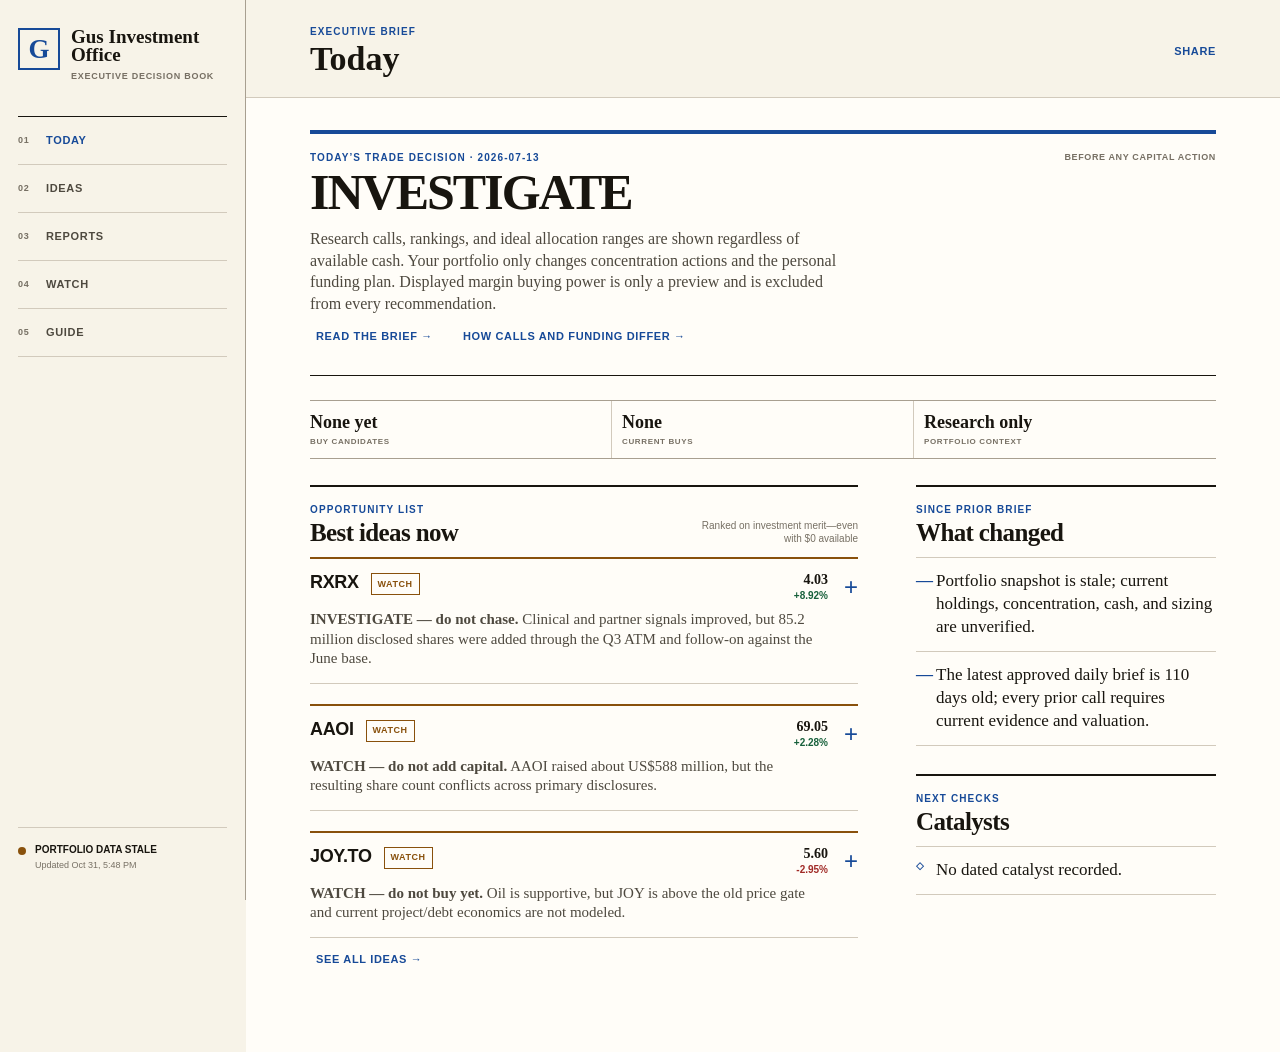
<file: index.html>
<!doctype html>
<html lang="en">
<head>
  <meta charset="utf-8" />
  <meta name="viewport" content="width=device-width, initial-scale=1, viewport-fit=cover" />
  <meta http-equiv="Content-Security-Policy" content="default-src 'self'; script-src 'self'; style-src 'self'; img-src 'self' data:; connect-src 'self'; font-src 'self'; object-src 'none'; base-uri 'none'; form-action 'none'" />
  <meta name="theme-color" content="#f7f3e8" />
  <meta name="description" content="Gus Investment Office — executive decisions, catalysts, and investment reports." />
  <meta name="mobile-web-app-capable" content="yes" />
  <meta name="apple-mobile-web-app-capable" content="yes" />
  <meta name="apple-mobile-web-app-status-bar-style" content="default" />
  <meta name="apple-mobile-web-app-title" content="Gus Office" />
  <link rel="manifest" href="manifest.webmanifest" />
  <link rel="apple-touch-icon" href="icons/apple-touch-icon.png" />
  <link rel="icon" href="icons/icon-192.png" />
  <link rel="stylesheet" href="styles.css" />
  <title>Gus Investment Office</title>
  <script src="vendor/marked-12.0.2.min.js"></script>
  <script src="vendor/dompurify-3.1.7.min.js"></script>
</head>
<body>
  <a class="skip-link" href="#mainContent">Skip to content</a>
  <div class="app-shell">
    <aside class="desktop-rail" aria-label="Investment Office navigation">
      <div class="identity">
        <div class="monogram" aria-hidden="true">G</div>
        <div><strong>Gus Investment Office</strong><span>Executive decision book</span></div>
      </div>
      <nav class="primary-nav" aria-label="Primary sections">
        <button type="button" data-view="today" class="active"><span>01</span>Today</button>
        <button type="button" data-view="decisions"><span>02</span>Ideas</button>
        <button type="button" data-view="reports"><span>03</span>Reports</button>
        <button type="button" data-view="watch"><span>04</span>Watch</button>
        <button type="button" data-view="guide"><span>05</span>Guide</button>
      </nav>
      <div class="rail-status">
        <span id="railGate" class="status-dot"></span>
        <div><strong id="railGateLabel">Checking portfolio</strong><small id="railUpdated"></small></div>
      </div>
    </aside>

    <div class="app-column">
      <header class="app-header">
        <div class="mobile-identity"><span class="mini-monogram">G</span><div><strong>Investment Office</strong><small id="mobileUpdated">Loading edition…</small></div></div>
        <div class="view-heading"><p id="viewEyebrow">Executive brief</p><h1 id="viewTitle">Today</h1></div>
        <button type="button" id="shareApp" class="share-button" aria-label="Share this edition">Share</button>
      </header>

      <main id="mainContent" tabindex="-1">
        <section id="today" class="view active" aria-label="Today's executive brief"></section>
        <section id="decisions" class="view" aria-label="Current investment decisions"></section>
        <section id="reports" class="view" aria-label="Investment reports"></section>
        <section id="watch" class="view" aria-label="Catalysts and watchlist"></section>
        <section id="guide" class="view" aria-label="Investment glossary and app guide"></section>
      </main>
    </div>

    <nav class="bottom-nav" aria-label="Mobile navigation">
      <button type="button" data-view="today" class="active"><span class="nav-glyph" aria-hidden="true">●</span><span>Today</span></button>
      <button type="button" data-view="decisions"><span class="nav-glyph" aria-hidden="true">◎</span><span>Ideas</span></button>
      <button type="button" data-view="reports"><span class="nav-glyph" aria-hidden="true">≡</span><span>Reports</span></button>
      <button type="button" data-view="watch"><span class="nav-glyph" aria-hidden="true">◇</span><span>Watch</span></button>
      <button type="button" data-view="guide"><span class="nav-glyph" aria-hidden="true">?</span><span>Guide</span></button>
    </nav>
  </div>
  <script src="app.js"></script>
</body>
</html>
</file>
<file: styles.css>
:root {
  --paper: #f7f3e8;
  --paper-2: #fffdf8;
  --paper-3: #ece6d8;
  --ink: #18150f;
  --ink-2: #4e493f;
  --muted: #777064;
  --line: #d2cabc;
  --line-strong: #a89f90;
  --blue: #174a98;
  --blue-wash: #e8eef8;
  --green: #17603b;
  --green-wash: #e7f1ea;
  --red: #a12b27;
  --red-wash: #f6e8e5;
  --amber: #89510c;
  --amber-wash: #f5eddd;
  --serif: "Times New Roman", Times, Georgia, serif;
  --ui: Arial, Helvetica, sans-serif;
  --safe-bottom: env(safe-area-inset-bottom, 0px);
  --safe-top: env(safe-area-inset-top, 0px);
}

* { box-sizing: border-box; }
html { min-height: 100%; background: var(--paper); color-scheme: light; scroll-behavior: smooth; }
body {
  margin: 0;
  min-height: 100svh;
  background: var(--paper-2);
  color: var(--ink);
  font-family: var(--serif);
  font-size: 17px;
  line-height: 1.45;
  -webkit-font-smoothing: antialiased;
  text-rendering: optimizeLegibility;
  padding-bottom: calc(62px + var(--safe-bottom));
}
button, input { font: inherit; }
button { color: inherit; }
a { color: var(--blue); text-decoration-thickness: 1px; text-underline-offset: .18em; overflow-wrap: anywhere; }
a:hover { color: #0e3472; }
::selection { background: #cbd8ee; }

.skip-link { position: fixed; z-index: 200; top: 8px; left: 8px; transform: translateY(-150%); padding: 8px 12px; background: var(--ink); color: white; font: 700 12px var(--ui); }
.skip-link:focus { transform: none; }

.desktop-rail { display: none; }
.app-column { min-width: 0; }
.app-header {
  position: sticky;
  z-index: 40;
  top: 0;
  display: grid;
  grid-template-columns: 1fr auto;
  align-items: center;
  min-height: calc(58px + var(--safe-top));
  padding: var(--safe-top) 15px 0;
  border-bottom: 1px solid var(--line);
  background: rgba(247, 243, 232, .97);
}
.mobile-identity { display: flex; align-items: center; gap: 9px; min-width: 0; }
.mini-monogram { display: grid; place-items: center; width: 30px; height: 30px; border: 1.5px solid var(--blue); color: var(--blue); font-size: 19px; font-weight: 700; line-height: 1; }
.mobile-identity div { min-width: 0; }
.mobile-identity strong { display: block; font-size: 17px; line-height: 1; }
.mobile-identity small { display: block; margin-top: 4px; color: var(--muted); font: 9px/1 var(--ui); letter-spacing: .04em; text-transform: uppercase; white-space: nowrap; overflow: hidden; text-overflow: ellipsis; }
.view-heading { display: none; }
.share-button, .link-button, .back-button {
  min-height: 44px;
  border: 0;
  background: transparent;
  color: var(--blue);
  cursor: pointer;
  font: 700 11px/1 var(--ui);
  letter-spacing: .06em;
  text-transform: uppercase;
}
.share-button { padding: 0 0 0 12px; }
.share-button:focus-visible, .link-button:focus-visible, .back-button:focus-visible, input:focus-visible, summary:focus-visible, .bottom-nav button:focus-visible, .primary-nav button:focus-visible, .filter-chip:focus-visible, .report-row:focus-visible { outline: 2px solid var(--blue); outline-offset: 2px; }

#mainContent { min-width: 0; padding: 18px 15px 30px; }
.view { display: none; max-width: 1160px; margin: 0 auto; }
.view.active { display: block; animation: enter .16s ease both; }
@keyframes enter { from { opacity: 0; transform: translateY(3px); } to { opacity: 1; transform: none; } }

.page-intro { margin-bottom: 22px; }
.eyebrow, .section-label, .field-label {
  display: block;
  margin: 0 0 5px;
  color: var(--blue);
  font: 700 10px/1.15 var(--ui);
  letter-spacing: .11em;
  text-transform: uppercase;
}
.page-intro h2 { margin: 0; font-size: clamp(34px, 10vw, 54px); line-height: .96; letter-spacing: -.04em; }
.page-intro p { max-width: 58ch; margin: 8px 0 0; color: var(--ink-2); font-style: italic; line-height: 1.3; }

.decision-banner {
  margin-bottom: 24px;
  padding: 18px 0 17px;
  border-top: 4px solid var(--blue);
  border-bottom: 1px solid var(--ink);
}
.decision-banner.none { border-top-color: var(--blue); }
.decision-banner.buy, .decision-banner.add { border-top-color: var(--green); }
.decision-banner.avoid, .decision-banner.reduce, .decision-banner.exit { border-top-color: var(--red); }
.decision-banner .banner-top { display: flex; justify-content: space-between; align-items: flex-start; gap: 18px; }
.decision-banner h2 { max-width: 14ch; margin: 0; font-size: clamp(32px, 9vw, 50px); line-height: .95; letter-spacing: -.04em; text-wrap: balance; }
.decision-banner .urgency { color: var(--muted); font: 700 9px/1.2 var(--ui); letter-spacing: .07em; text-align: right; text-transform: uppercase; }
.decision-banner .banner-note { max-width: 68ch; margin: 12px 0 0; color: var(--ink-2); font-size: 16px; line-height: 1.35; }

.status-strip { display: grid; grid-template-columns: repeat(3, 1fr); margin-bottom: 26px; border-top: 1px solid var(--line-strong); border-bottom: 1px solid var(--line-strong); }
.status-cell { min-width: 0; padding: 12px 8px 11px 0; border-right: 1px solid var(--line); }
.status-cell + .status-cell { padding-left: 10px; }
.status-cell:last-child { border-right: 0; }
.status-value { display: block; font-size: clamp(24px, 7vw, 34px); font-weight: 700; line-height: .9; font-variant-numeric: tabular-nums; }
.status-value.text { font-size: 18px; line-height: 1; }
.status-label { display: block; margin-top: 6px; color: var(--muted); font: 700 8px/1.15 var(--ui); letter-spacing: .08em; text-transform: uppercase; }

.section { margin-top: 28px; padding-top: 17px; border-top: 2px solid var(--ink); }
.section:first-child { margin-top: 0; }
.section-head { display: flex; justify-content: space-between; align-items: flex-end; gap: 16px; margin-bottom: 12px; }
.section-head h3 { margin: 0; font-size: 25px; line-height: 1; letter-spacing: -.025em; }
.section-head p { max-width: 30ch; margin: 0; color: var(--muted); font: 10px/1.3 var(--ui); text-align: right; }

.change-list, .catalyst-list, .source-list { margin: 0; padding: 0; list-style: none; border-top: 1px solid var(--line); }
.change-list li, .catalyst-list li { position: relative; padding: 12px 0 12px 20px; border-bottom: 1px solid var(--line); line-height: 1.35; }
.change-list li::before { content: "—"; position: absolute; left: 0; color: var(--blue); font-weight: 700; }
.catalyst-list li::before { content: "◇"; position: absolute; left: 0; top: 13px; color: var(--blue); font: 700 10px var(--ui); }

.portfolio-callout { margin-top: 26px; padding: 15px 0; border-top: 2px solid var(--amber); border-bottom: 1px solid var(--line); }
.portfolio-callout.pass { border-top-color: var(--green); }
.portfolio-callout h3 { margin: 0 0 6px; font-size: 21px; }
.portfolio-callout p { margin: 0; color: var(--ink-2); line-height: 1.4; }
.missing-list { display: flex; flex-wrap: wrap; gap: 5px; margin-top: 10px; }
.missing-list span, .tag, .category-pill { display: inline-flex; align-items: center; min-height: 24px; padding: 4px 7px; border: 1px solid var(--line); color: var(--muted); font: 700 9px/1 var(--ui); letter-spacing: .045em; text-transform: uppercase; }

.portfolio-action-list { display: grid; gap: 14px; }
.portfolio-action { padding: 13px 0 15px; border-top: 3px solid var(--blue); border-bottom: 1px solid var(--line); }
.portfolio-action.reduce, .portfolio-action.exit { border-top-color: var(--red); }
.portfolio-action.hold { border-top-color: var(--blue); }
.portfolio-action.buy, .portfolio-action.add { border-top-color: var(--green); }
.portfolio-action-head { display: flex; justify-content: space-between; align-items: flex-start; gap: 12px; }
.portfolio-action-head strong { display: block; font: 700 19px/1 var(--ui); }
.portfolio-action-head small { display: block; margin-top: 5px; color: var(--muted); font: 700 8px/1 var(--ui); letter-spacing: .07em; text-transform: uppercase; }
.portfolio-action > p { margin: 11px 0; color: var(--ink-2); line-height: 1.35; }
.portfolio-action-detail { display: grid; grid-template-columns: 64px 1fr; gap: 8px 12px; padding-top: 10px; border-top: 1px solid var(--line); }
.portfolio-action-detail span { color: var(--blue); font: 700 8px/1.25 var(--ui); letter-spacing: .07em; text-transform: uppercase; }
.portfolio-action-detail p { margin: 0; font-size: 14px; line-height: 1.35; }
.allocation-plan { margin-top: 14px; padding: 12px 0; border-top: 2px solid var(--green); border-bottom: 1px solid var(--line); }
.allocation-plan .metric-line { margin-top: 10px; }
.allocation-plan p { margin: 10px 0 0; }
.allocation-plan small { display: block; margin-top: 8px; color: var(--muted); font: 10px/1.35 var(--ui); }

.decision-list { display: grid; gap: 16px; }
.decision-card { border-top: 2px solid var(--ink); border-bottom: 1px solid var(--line); }
.decision-card.investigate { border-top-color: var(--amber); }
.decision-card.watch { border-top-color: var(--amber); }
.decision-card.conditional { border-top-color: var(--green); }
.decision-card.avoid, .decision-card.reduce, .decision-card.exit { border-top-color: var(--red); }
.decision-card.buy, .decision-card.add { border-top-color: var(--green); }
.decision-card summary { position: relative; min-height: 88px; padding: 14px 30px 14px 0; cursor: pointer; list-style: none; }
.decision-card summary::-webkit-details-marker { display: none; }
.decision-card summary::after { content: "+"; position: absolute; right: 0; top: 16px; color: var(--blue); font: 400 24px/1 var(--ui); }
.decision-card[open] summary::after { content: "−"; }
.decision-summary { display: grid; grid-template-columns: auto 1fr auto; gap: 9px 12px; align-items: start; }
.ticker { font: 700 18px/1 var(--ui); letter-spacing: -.02em; }
.action-badge { display: inline-flex; align-items: center; justify-self: start; min-height: 22px; padding: 3px 6px; border: 1px solid currentColor; color: var(--amber); font: 700 9px/1 var(--ui); letter-spacing: .06em; text-transform: uppercase; }
.action-badge.buy, .action-badge.add { color: var(--green); }
.action-badge.conditional { color: var(--green); }
.action-badge.watch { color: var(--amber); }
.action-badge.avoid, .action-badge.reduce, .action-badge.exit { color: var(--red); }
.action-badge.hold { color: var(--blue); }
.quote { text-align: right; font-variant-numeric: tabular-nums; white-space: nowrap; }
.quote strong { display: block; font-size: 14px; line-height: 1; }
.quote span { display: block; margin-top: 4px; font: 700 10px/1 var(--ui); }
.up { color: var(--green); }
.down { color: var(--red); }
.decision-lede { grid-column: 1 / -1; margin: 0; color: var(--ink-2); font-size: 15px; line-height: 1.3; }
.decision-detail { padding: 0 0 20px; }
.detail-grid { display: grid; gap: 0; border-top: 1px solid var(--line); }
.detail-field { padding: 12px 0; border-bottom: 1px solid var(--line); }
.detail-field p, .detail-field ul { margin: 0; }
.detail-field ul { padding-left: 1.2em; }
.detail-field li { margin: 4px 0; }
.metric-line { display: flex; flex-wrap: wrap; gap: 12px 20px; }
.metric-line div { min-width: 90px; }
.metric-line strong { display: block; font-size: 20px; line-height: 1; font-variant-numeric: tabular-nums; }
.metric-line span { display: block; margin-top: 5px; color: var(--muted); font: 700 8px/1 var(--ui); letter-spacing: .07em; text-transform: uppercase; }
.plain-note { margin-top: 14px; border-top: 1px solid var(--line); }
.plain-note > div { display: grid; grid-template-columns: 76px 1fr; gap: 10px; padding: 10px 0; border-bottom: 1px solid var(--line); }
.plain-note span, .market-note-body span { color: var(--blue); font: 700 9px/1.25 var(--ui); letter-spacing: .07em; text-transform: uppercase; }
.plain-note p, .market-note-body p { margin: 0; line-height: 1.35; }
.rating-key { margin: 0 0 16px; padding: 11px 0; border-top: 1px solid var(--line); border-bottom: 1px solid var(--line); color: var(--ink-2); font-size: 14px; line-height: 1.35; }
.banner-links { display: flex; flex-wrap: wrap; gap: 4px 18px; }
.source-list li { padding: 9px 0; border-bottom: 1px solid var(--line); }
.source-list li:last-child { border-bottom: 0; }
.source-list a { font-size: 15px; }
.related-links { display: flex; flex-wrap: wrap; gap: 6px; margin-top: 10px; }
.related-links button { min-height: 38px; padding: 7px 9px; border: 1px solid var(--line); background: transparent; color: var(--blue); cursor: pointer; font: 700 10px/1.2 var(--ui); }

.filters { display: flex; gap: 6px; overflow-x: auto; margin: 0 -15px 16px; padding: 0 15px 3px; scrollbar-width: none; }
.filters::-webkit-scrollbar { display: none; }
.filter-chip { flex: 0 0 auto; min-height: 38px; padding: 7px 11px; border: 1px solid var(--line); background: transparent; color: var(--muted); cursor: pointer; font: 700 10px/1 var(--ui); letter-spacing: .04em; text-transform: uppercase; }
.filter-chip.active { border-color: var(--blue); background: var(--blue-wash); color: var(--blue); }

.reports-layout { min-width: 0; }
.report-browser { min-width: 0; }
.search-row { margin-bottom: 12px; }
.search-row label { display: block; margin-bottom: 5px; color: var(--muted); font: 700 9px/1 var(--ui); letter-spacing: .09em; text-transform: uppercase; }
.search-row input { width: 100%; min-height: 44px; padding: 9px 10px; border: 1px solid var(--line-strong); border-radius: 0; background: var(--paper-2); color: var(--ink); outline: 0; }
.search-row input::placeholder { color: #999184; font-style: italic; }
.report-list { border-top: 2px solid var(--ink); }
.report-row { display: block; width: 100%; min-height: 76px; padding: 12px 2px; border: 0; border-bottom: 1px solid var(--line); background: transparent; text-align: left; cursor: pointer; }
.report-row:hover, .report-row.active { background: var(--blue-wash); }
.report-row-top { display: flex; justify-content: space-between; gap: 12px; color: var(--muted); font: 700 9px/1.2 var(--ui); letter-spacing: .06em; text-transform: uppercase; }
.report-row strong { display: block; margin-top: 6px; font-size: 17px; line-height: 1.1; }
.report-row p { margin: 5px 0 0; color: var(--ink-2); font-size: 13px; line-height: 1.25; }
.report-reader { display: none; min-width: 0; }
.reports-layout.reading .report-browser { display: none; }
.reports-layout.reading .report-reader { display: block; }
#reports.reading-mode .page-intro { display: none; }
.reader-toolbar { display: flex; justify-content: space-between; align-items: center; gap: 12px; margin-bottom: 12px; border-bottom: 1px solid var(--line); }
.back-button { padding-left: 0; }
.reader-meta { color: var(--muted); font: 700 9px/1.2 var(--ui); letter-spacing: .06em; text-transform: uppercase; }
.reader-header { margin: 0 0 24px; padding: 0 0 16px; border-bottom: 2px solid var(--ink); }
.reader-header h2 { margin: 5px 0 0; font-size: clamp(31px, 9vw, 50px); line-height: .98; letter-spacing: -.04em; }
.reader-header p { margin: 8px 0 0; color: var(--muted); font: 10px/1.3 var(--ui); text-transform: uppercase; letter-spacing: .05em; }
.tag-row { display: flex; flex-wrap: wrap; gap: 5px; margin-top: 12px; }
.markdown-body { max-width: 76ch; font-size: 17px; line-height: 1.58; overflow-wrap: break-word; }
.markdown-body > :first-child { margin-top: 0; }
.markdown-body > :last-child { margin-bottom: 0; }
.markdown-body h1 { display: none; }
.markdown-body h2 { margin: 30px 0 10px; padding-top: 10px; border-top: 1px solid var(--line); font-size: 23px; line-height: 1.05; }
.markdown-body h3 { margin: 22px 0 8px; font-size: 19px; line-height: 1.1; }
.markdown-body p { margin: 0 0 14px; }
.markdown-body ul, .markdown-body ol { margin: 0 0 16px; padding-left: 1.25em; }
.markdown-body li { margin: 5px 0; }
.markdown-body blockquote { margin: 18px 0; padding-left: 16px; border-left: 2px solid var(--blue); color: var(--ink-2); font-style: italic; }
.markdown-body table { display: block; width: 100%; overflow-x: auto; border-collapse: collapse; margin: 18px 0; font-size: 13px; }
.markdown-body th, .markdown-body td { min-width: 110px; padding: 8px; border: 1px solid var(--line); text-align: left; vertical-align: top; }
.markdown-body th { background: var(--blue-wash); font: 700 9px/1.2 var(--ui); letter-spacing: .05em; text-transform: uppercase; }
.markdown-body code, .markdown-body pre { font-family: "Courier New", monospace; font-size: .82em; }
.markdown-body code { padding: .1em .25em; background: var(--paper-3); }
.markdown-body pre { overflow: auto; padding: 12px; border: 1px solid var(--line); background: var(--paper); }
.markdown-body pre code { padding: 0; background: transparent; }
.backlinks { margin-top: 32px; padding-top: 16px; border-top: 2px solid var(--ink); }
.backlinks h3 { margin: 0 0 9px; font-size: 20px; }

.watch-list { display: grid; gap: 14px; }
.watch-card { border-top: 2px solid var(--ink); border-bottom: 1px solid var(--line); }
.watch-card summary { position: relative; min-height: 72px; padding: 12px 28px 12px 0; list-style: none; cursor: pointer; }
.watch-card summary::-webkit-details-marker { display: none; }
.watch-card summary::after { content: "+"; position: absolute; right: 0; top: 15px; color: var(--blue); font: 400 22px/1 var(--ui); }
.watch-card[open] summary::after { content: "−"; }
.watch-head { display: grid; grid-template-columns: auto 1fr auto; gap: 8px 10px; align-items: start; }
.watch-theme { color: var(--ink-2); font-size: 15px; line-height: 1.15; }
.priority { color: var(--muted); font: 700 8px/1.2 var(--ui); letter-spacing: .06em; text-align: right; text-transform: uppercase; }
.watch-stage { grid-column: 1 / -1; color: var(--muted); font: 10px/1.2 var(--ui); text-transform: uppercase; letter-spacing: .05em; }
.watch-detail { padding: 0 0 16px; }
.market-note-list { border-top: 1px solid var(--line); }
.market-note { border-bottom: 1px solid var(--line); }
.market-note summary { position: relative; padding: 11px 24px 11px 0; list-style: none; cursor: pointer; }
.market-note summary::-webkit-details-marker { display: none; }
.market-note summary::after { content: "+"; position: absolute; right: 0; top: 14px; color: var(--blue); font: 400 17px/1 var(--ui); }
.market-note[open] summary::after { content: "−"; }
.market-scope { color: var(--blue); font: 700 9px/1 var(--ui); letter-spacing: .08em; text-transform: uppercase; }
.market-note summary p { margin: 5px 0 0; font-size: 15px; line-height: 1.3; }
.market-note-body { padding: 0 0 12px 14px; border-left: 2px solid var(--blue); }
.market-note-body > div { margin-top: 9px; }
.market-note-body p { margin-top: 3px; font-size: 14px; }
.signal-list { border-top: 1px solid var(--line); }
.signal-row { width: 100%; min-height: 62px; display: grid; grid-template-columns: auto 1fr auto; align-items: start; gap: 10px; padding: 11px 0; border: 0; border-bottom: 1px solid var(--line); background: transparent; text-align: left; cursor: pointer; }
.signal-level { color: var(--amber); font: 700 9px/1 var(--ui); text-transform: uppercase; }
.signal-level.high { color: var(--red); }
.signal-row strong { font-size: 15px; line-height: 1.15; }
.signal-row time { color: var(--muted); font: 9px/1 var(--ui); white-space: nowrap; }

.empty-state { padding: 22px 0; border-top: 2px solid var(--ink); border-bottom: 1px solid var(--line); color: var(--muted); font-style: italic; }
.render-fallback { max-width: 100%; overflow: auto; padding: 12px; border: 1px solid var(--line); background: var(--paper); white-space: pre-wrap; }
.load-error { max-width: 760px; margin: 50px auto; padding: 24px; }
.load-error pre { white-space: pre-wrap; }
.guide-lead { padding: 16px 0; border-top: 4px solid var(--blue); border-bottom: 1px solid var(--ink); }
.guide-lead h3 { margin: 0 0 7px; font-size: 28px; line-height: 1; }
.guide-lead p { max-width: 68ch; margin: 0; color: var(--ink-2); }
.guide-format { max-width: 720px; }
.glossary-list { margin: 0; border-top: 1px solid var(--line); }
.glossary-list > div { padding: 13px 0; border-bottom: 1px solid var(--line); }
.glossary-list dt { color: var(--blue); font: 700 11px/1.2 var(--ui); letter-spacing: .04em; text-transform: uppercase; }
.glossary-list dd { margin: 5px 0 0; line-height: 1.35; }

.bottom-nav {
  position: fixed;
  z-index: 60;
  left: 0;
  right: 0;
  bottom: 0;
  display: grid;
  grid-template-columns: repeat(5, 1fr);
  padding-bottom: var(--safe-bottom);
  border-top: 1px solid var(--line-strong);
  background: rgba(247, 243, 232, .98);
}
.bottom-nav button { min-width: 0; min-height: 62px; display: grid; place-content: center; gap: 4px; border: 0; border-right: 1px solid var(--line); background: transparent; color: var(--muted); cursor: pointer; font: 700 9px/1 var(--ui); }
.bottom-nav button:last-child { border-right: 0; }
.bottom-nav button.active { color: var(--blue); }
.nav-glyph { font-size: 15px; line-height: 1; }

@media (min-width: 820px) {
  body { padding-bottom: 0; background: var(--paper); }
  .app-shell { display: grid; grid-template-columns: 246px minmax(0, 1fr); min-height: 100svh; }
  .desktop-rail { position: sticky; top: 0; display: flex; flex-direction: column; height: 100vh; padding: 28px 18px; border-right: 1px solid var(--line-strong); background: var(--paper); }
  .identity { display: flex; align-items: flex-start; gap: 11px; }
  .monogram { width: 42px; height: 42px; display: grid; place-items: center; flex: 0 0 auto; border: 2px solid var(--blue); color: var(--blue); font-size: 27px; font-weight: 700; }
  .identity strong { display: block; font-size: 19px; line-height: .95; }
  .identity span { display: block; margin-top: 7px; color: var(--muted); font: 700 9px/1.25 var(--ui); letter-spacing: .08em; text-transform: uppercase; }
  .primary-nav { margin-top: 34px; border-top: 1px solid var(--ink); }
  .primary-nav button { display: grid; grid-template-columns: 28px 1fr; align-items: center; width: 100%; min-height: 48px; padding: 0; border: 0; border-bottom: 1px solid var(--line); background: transparent; color: var(--ink-2); text-align: left; cursor: pointer; font: 700 11px/1 var(--ui); letter-spacing: .06em; text-transform: uppercase; }
  .primary-nav button span { color: var(--muted); font-size: 9px; }
  .primary-nav button.active { color: var(--blue); }
  .rail-status { display: flex; align-items: flex-start; gap: 9px; margin-top: auto; padding-top: 16px; border-top: 1px solid var(--line); }
  .status-dot { width: 8px; height: 8px; margin-top: 3px; border-radius: 50%; background: var(--amber); }
  .status-dot.pass { background: var(--green); }
  .rail-status strong { display: block; font: 700 10px/1.2 var(--ui); text-transform: uppercase; }
  .rail-status small { display: block; margin-top: 4px; color: var(--muted); font: 9px/1.3 var(--ui); }
  .app-column { min-height: 100vh; background: var(--paper-2); }
  .app-header { position: static; grid-template-columns: 1fr auto; min-height: 98px; padding: 24px clamp(30px, 5vw, 70px) 18px; border-bottom: 1px solid var(--line); }
  .mobile-identity { display: none; }
  .view-heading { display: block; }
  .view-heading p { margin: 0 0 5px; color: var(--blue); font: 700 10px/1 var(--ui); letter-spacing: .11em; text-transform: uppercase; }
  .view-heading h1 { margin: 0; font-size: 34px; line-height: 1; }
  #mainContent { padding: 32px clamp(30px, 5vw, 70px) 70px; }
  .bottom-nav { display: none; }
  .page-intro { display: none; }
  .today-grid { display: grid; grid-template-columns: minmax(0, 1.7fr) minmax(300px, .8fr); gap: 34px 58px; align-items: start; }
  .today-main, .today-side { min-width: 0; }
  .today-side { position: sticky; top: 24px; }
  .decision-list { grid-template-columns: repeat(2, minmax(0, 1fr)); gap: 20px 28px; }
  .decision-list.compact { grid-template-columns: 1fr; }
  .detail-grid { grid-template-columns: repeat(2, minmax(0, 1fr)); }
  .detail-field:nth-child(odd) { padding-right: 18px; border-right: 1px solid var(--line); }
  .detail-field:nth-child(even) { padding-left: 18px; }
  .reports-layout { display: grid; grid-template-columns: minmax(270px, 340px) minmax(0, 1fr); gap: 46px; align-items: start; }
  .reports-layout.reading .report-browser { display: block; }
  .report-browser { position: sticky; top: 24px; max-height: calc(100vh - 48px); overflow: auto; padding-right: 5px; }
  .report-reader { display: block; }
  .reader-toolbar .back-button { display: none; }
  .watch-list { grid-template-columns: repeat(2, minmax(0, 1fr)); gap: 18px 28px; }
  .markdown-body { font-size: 18px; }
}

@media (max-width: 380px) {
  #mainContent { padding-left: 12px; padding-right: 12px; }
  .status-cell { padding-right: 5px; }
  .status-cell + .status-cell { padding-left: 7px; }
  .status-value.text { font-size: 16px; }
  .section-head p { display: none; }
}

@media (prefers-reduced-motion: reduce) {
  html { scroll-behavior: auto; }
  .view.active { animation: none; }
}

@media print {
  body { padding: 0; background: white; font-size: 12pt; }
  .desktop-rail, .app-header, .bottom-nav, .filters, .search-row, .reader-toolbar, .share-button { display: none !important; }
  .app-shell { display: block; }
  #mainContent { padding: 0; }
  .view { display: none !important; }
  .view.active { display: block !important; }
  .report-browser { display: none !important; }
  .report-reader { display: block !important; }
}
</file>
